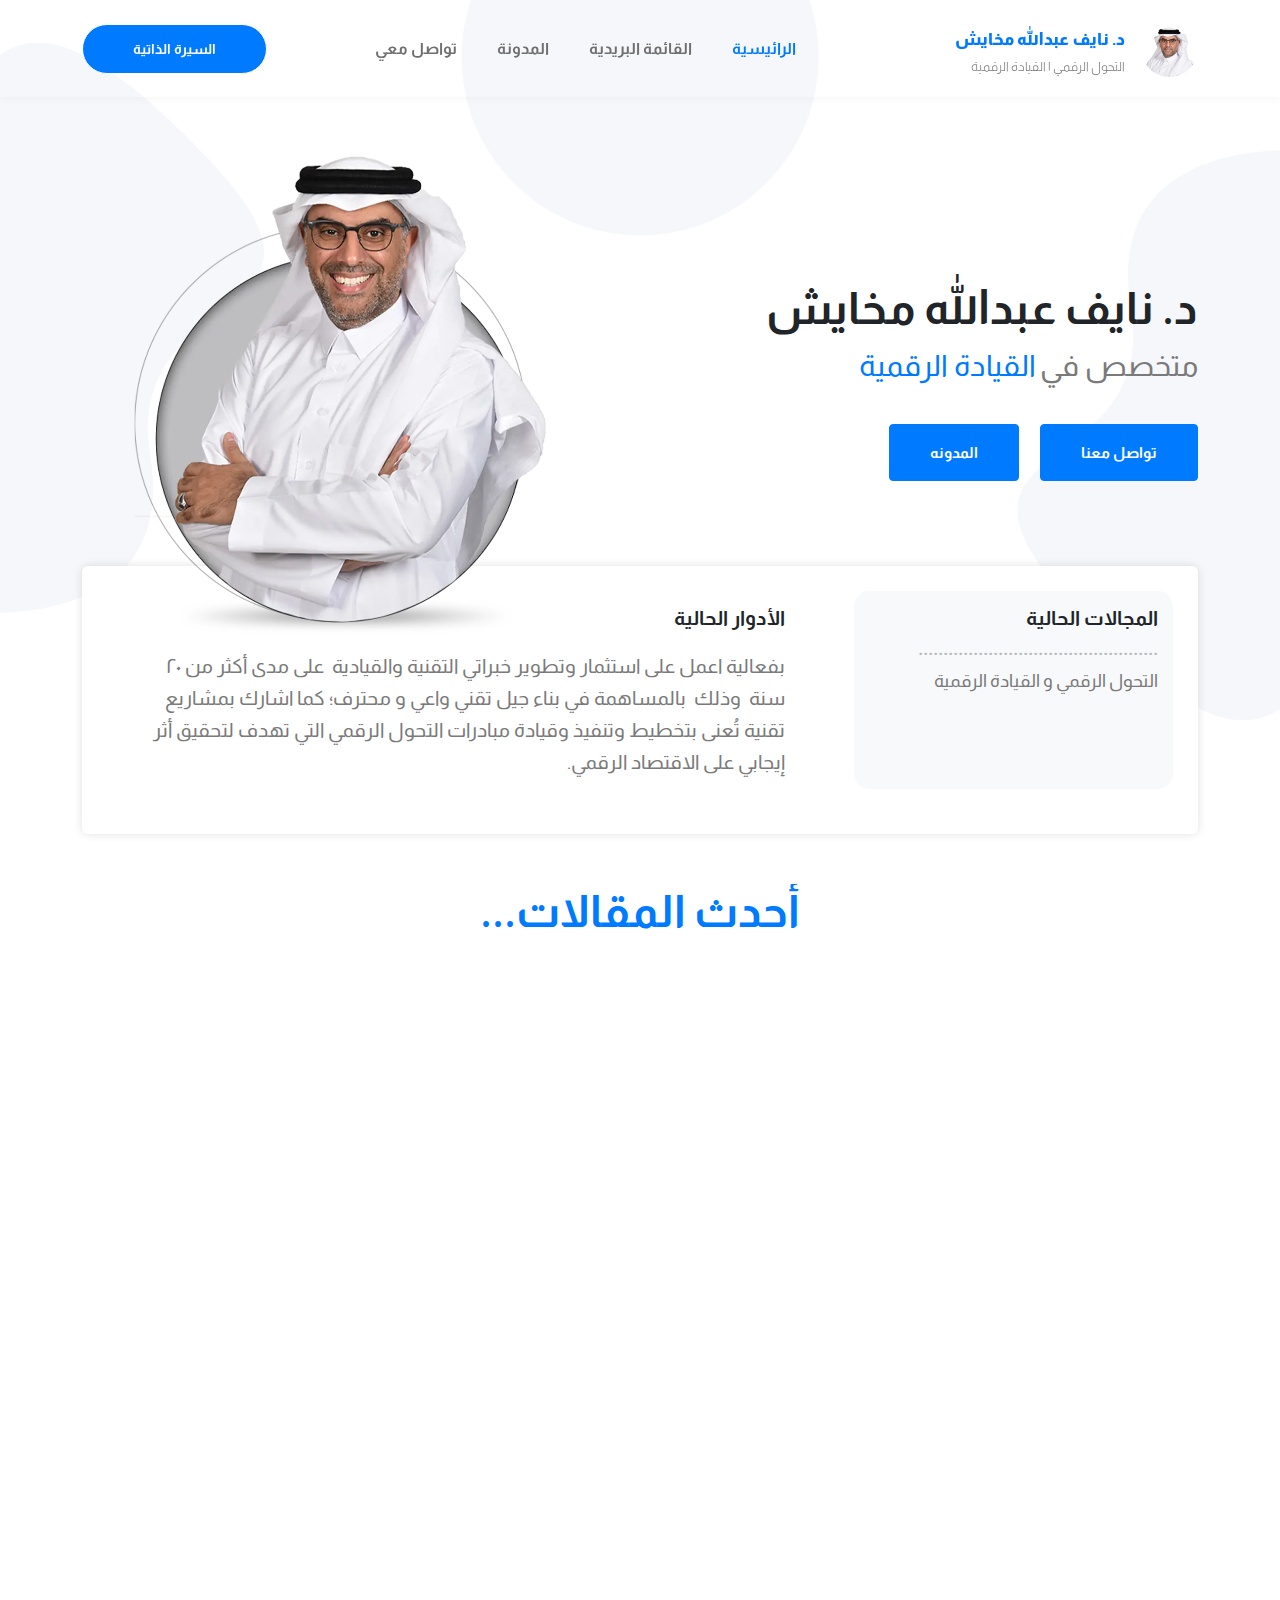
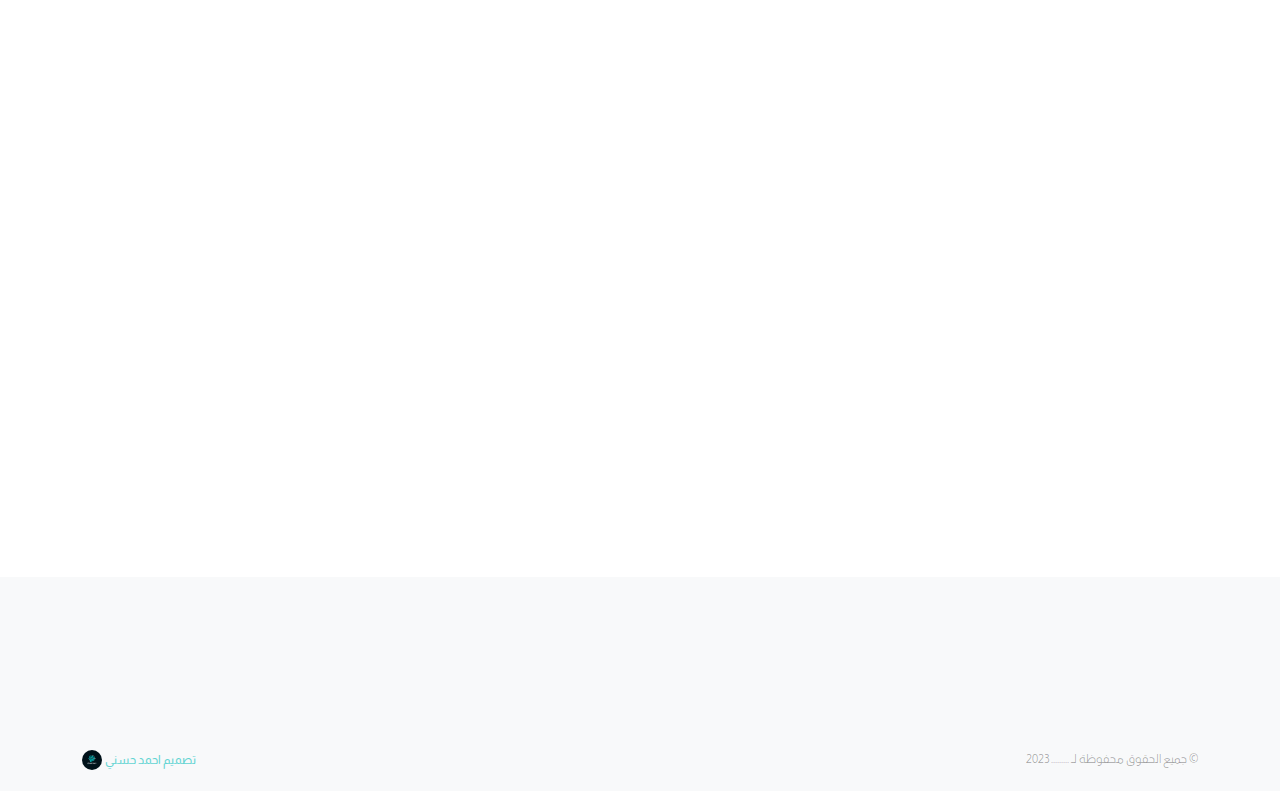
<file: index.html>
<!DOCTYPE html>
<html lang="ar" dir="rtl">
<head>
    <meta charset="UTF-8">
    <meta http-equiv="X-UA-Compatible" content="IE=edge">
    <meta name="viewport" content="width=device-width, initial-scale=1.0">
    <title>Bondi</title>
    <!-- Bootstrap -->
    <link rel="stylesheet" href="css/bootstrap.min.css">
    <!-- fontawesome -->
    <link rel="stylesheet" href="css/all.min.css">
    <link href='https://unpkg.com/boxicons@2.1.4/css/boxicons.min.css' rel='stylesheet'>

    <!-- Main File -->
    <link rel="stylesheet" href="css/bondi.css">
    <!-- Google Font -->
    <link rel="preconnect" href="https://fonts.googleapis.com">
    <link rel="preconnect" href="https://fonts.gstatic.com" crossorigin>
    <link href="https://fonts.googleapis.com/css2?family=Almarai:wght@300;400;700;800&display=swap" rel="stylesheet">
</head>
<body>
    <header class="header-mobile border-shadow-style">
        <div class="container">
            <div class="logo-contant">
                <div class="img-logo-box" >
                    <img src="image/dr-logo-img.jpg" alt="" >
                </div>
                <div class="logo-text">
                    <h2>د. نايف عبدالله مخايش</h2>
                    <p>التحول الرقمي | القيادة الرقمية | التقنية</p>
                </div>
            </div>
            <div class="header-contant">
                <ul class="navlist">
                    <li><a href="index.html" style="--i:1">الرائيسية</a></li>
                    <li><a href="#about" style="--i:2">القائمة البريدية</a></li>
                    <li><a href="blog.html" style="--i:3">المدونة</a></li>
                    <li><a href="#skills" style="--i:4">تواصل معي</a></li>
                </ul>
                <div class="btn-nav">
                    <div id="menu-icon" class="bx bx-menu"></div>
                </div>
                <div class="cv-btn">
                    <a class="cus-btn" href="cv-page.html">السيرة الذاتية</a>
                </div>
            </div>
        </div>
    </header>

    <header class="header-web border-shadow-style">
        <div class="container">
            <div class="header-contant">
                <div class="logo-contant">
                    <div class="img-logo-box" >
                        <img src="image/dr-logo-img.jpg" alt="" >
                    </div>
                    <div class="logo-text">
                        <h2>د. نايف عبدالله مخايش</h2>
                        <p>التحول الرقمي | القيادة الرقمية</p>
                    </div>
                </div>
                <ul class="navlist">
                    <li id="home-link" ><a href="index.html" >الرائيسية</a></li>
                    <li id="about-link"><a href="#about" >القائمة البريدية</a></li>
                    <li id="blog-link" ><a href="blog.html" >المدونة</a></li>
                    <li id="contact-link"><a href="#skills" >تواصل معي</a></li>
                </ul>
                <div class="btn-nav">
                    <div id="menu-icon" class="bx bx-menu"></div>
                </div>
                <div class="cv-btn">
                    <a href="cv-page.html" class="cus-btn">السيرة الذاتية</a>
                </div>
            </div>
            
        </div>
    </header>

    

    <!-- Start Home -------------------------------------------------->
    <section id="home" class="home">
        <div class="container">
            <div class="row align-items-center ">
                <div class="col-sm-12 col-md-6">
                    <div class="text-home-content scroll-right">
                        <h2>د. نايف عبدالله مخايش</h2>
                        <div class="change-text">
                            <h3>متخصص في </h3>
                            <h3>
                                <span class="word">التحول الرقمي</span>
                                <span class="word">القيادة الرقمية</span>
                                <span class="word"> التقنية القيادة</span>
                            </h3>
                        </div>
                        <div class="contact-me-home">
                            <a href="#" class="cus-btn contact-me"><span>تواصل معنا</span></a>
                            <a href="#" class="cus-btn blog">المدونه</a>
                        </div>
                    </div>
                </div>
                <div class="col-sm-12 col-md-6">
                    <div class="image-contant scroll-scale">
                        <img src="image/dr-img.webp" alt="">
                    </div>
                </div>
                <div class="col-12">
                    <div class="footer-text-home ">
                        <div class="row">
                            <div class="col-sm-12 col-md-4">
                                <div class="current-fields scroll-scale">
                                    <h2>المجالات الحالية</h2>
                                    <p>التحول الرقمي و القيادة الرقمية</p>
                                </div>
                            </div>
                            <div class="col-sm-12 col-md-8">
                                <div class="current-roles scroll-scale">
                                    <h1>الأدوار الحالية</h1>
                                    <h5>بفعالية اعمل على استثمار وتطوير خبراتي التقنية والقيادية&nbsp; على مدى أكثر من ٢٠ سنة&nbsp; وذلك&nbsp; بالمساهمة في بناء جيل تقني واعي و محترف؛ كما اشارك بمشاريع تقنية تُعنى بتخطيط&nbsp;وتنفيذ وقيادة مبادرات التحول الرقمي التي تهدف لتحقيق أثر إيجابي على الاقتصاد الرقمي.</h5>
                                </div>
                            </div>
                        </div>
                    </div>
                </div>
            </div>
        </div>
    </section>
    <!-- End Home -------------------------------------------------->
    <!-- Start Latest Articles -------------------------------------------------->
    <section id="latest-articles" class="latest-articles">
        <div class="main-heaser">
            <h2>أحدث المقالات...</h2>
        </div>
        <div class="container">
            <div class="row">
                <div class="col-xs-12 col-md-6 col-lg-4 mb-4">
                    <div class="box-article scroll-scale ">
                        <a class="image-content" href="#">
                            <div class="img-box">
                                <img src="image/pic1.png" alt="">
                            </div>
                        </a>
                        <div class="text-box-article">
                            <h3 class="article-title">
                                <a href="#">
                                    مهام الأسبوع الأول كمسؤول تقنية معلومات جديد
                                </a>
                            </h3>
                            <p class="article-description">
                                تقنيةالمعلومات تعد من أهم الإدارات في أي منظمة مهما كان نشاط تلك المنظمة. هذه الإدارة بإمكانها الإسهام وبشكل فعّال في تحقيق نتائج استثنائية للمنظمة والعكس
                            </p>
                            <a class="read-more-btn" href="#">
                                اقرأ المزيد »
                            </a>
                        </div>
                        <div class="data-comment-article">
                            <span class="data"> 13 مارس، 2023 </span>
                            <span class="data"> .لا يوجد تعليقات </span>
                        </div>
                    </div>
                </div>
                <div class="col-xs-12 col-md-6 col-lg-4 mb-4">
                    <div class="box-article scroll-scale">
                        <a class="image-content" href="#">
                            <div class="img-box">
                                <img src="image/pic0.jpeg" alt="">
                            </div>
                        </a>
                        <div class="text-box-article">
                            <h3 class="article-title">
                                <a href="#">
                                    مهام الأسبوع الأول كمسؤول تقنية معلومات جديد
                                </a>
                            </h3>
                            <p class="article-description">
                                تقنيةالمعلومات تعد من أهم الإدارات في أي منظمة مهما كان نشاط تلك المنظمة. هذه الإدارة بإمكانها الإسهام وبشكل فعّال في تحقيق نتائج استثنائية للمنظمة والعكس
                            </p>
                            <a class="read-more-btn" href="#">
                                اقرأ المزيد »
                            </a>
                        </div>
                        <div class="data-comment-article">
                            <span class="data"> 13 مارس، 2023 </span>
                            <span class="data"> .لا يوجد تعليقات </span>
                        </div>
                    </div>
                </div>
                <div class="col-xs-12 col-md-6 col-lg-4 mb-4">
                    <div class="box-article scroll-scale">
                        <a class="image-content" href="#">
                            <div class="img-box">
                                <img src="image/pic-5.jpeg" alt="">
                            </div>
                        </a>
                        <div class="text-box-article">
                            <h3 class="article-title">
                                <a href="#">
                                    مهام الأسبوع الأول كمسؤول تقنية معلومات جديد
                                </a>
                            </h3>
                            <p class="article-description">
                                تقنيةالمعلومات تعد من أهم الإدارات في أي منظمة مهما كان نشاط تلك المنظمة. هذه الإدارة بإمكانها الإسهام وبشكل فعّال في تحقيق نتائج استثنائية للمنظمة والعكس
                            </p>
                            <a class="read-more-btn" href="#">
                                اقرأ المزيد »
                            </a>
                        </div>
                        <div class="data-comment-article">
                            <span class="data"> 13 مارس، 2023 </span>
                            <span class="data"> .لا يوجد تعليقات </span>
                        </div>
                    </div>
                </div>
                <div class="col-xs-12 col-md-6 col-lg-4 mb-4">
                    <div class="box-article scroll-scale">
                        <a class="image-content" href="#">
                            <div class="img-box">
                                <img src="image/pic1.jpeg" alt="">
                            </div>
                        </a>
                        <div class="text-box-article">
                            <h3 class="article-title">
                                <a href="#">
                                    مهام الأسبوع الأول كمسؤول تقنية معلومات جديد
                                </a>
                            </h3>
                            <p class="article-description">
                                تقنيةالمعلومات تعد من أهم الإدارات في أي منظمة مهما كان نشاط تلك المنظمة. هذه الإدارة بإمكانها الإسهام وبشكل فعّال في تحقيق نتائج استثنائية للمنظمة والعكس
                            </p>
                            <a class="read-more-btn" href="#">
                                اقرأ المزيد »
                            </a>
                        </div>
                        <div class="data-comment-article">
                            <span class="data"> 13 مارس، 2023 </span>
                            <span class="data"> .لا يوجد تعليقات </span>
                        </div>
                    </div>
                </div>
                <div class="col-xs-12 col-md-6 col-lg-4 mb-4">
                    <div class="box-article scroll-scale">
                        <a class="image-content" href="#">
                            <div class="img-box">
                                <img src="image/pic-6webp.webp" alt="">
                            </div>
                        </a>
                        <div class="text-box-article">
                            <h3 class="article-title">
                                <a href="#">
                                    مهام الأسبوع الأول كمسؤول تقنية معلومات جديد
                                </a>
                            </h3>
                            <p class="article-description">
                                تقنيةالمعلومات تعد من أهم الإدارات في أي منظمة مهما كان نشاط تلك المنظمة. هذه الإدارة بإمكانها الإسهام وبشكل فعّال في تحقيق نتائج استثنائية للمنظمة والعكس
                            </p>
                            <a class="read-more-btn" href="#">
                                اقرأ المزيد »
                            </a>
                        </div>
                        <div class="data-comment-article">
                            <span class="data"> 13 مارس، 2023 </span>
                            <span class="data"> .لا يوجد تعليقات </span>
                        </div>
                    </div>
                </div>
                <div class="col-xs-12 col-md-6 col-lg-4 mb-4">
                    <div class="box-article scroll-scale">
                        <a class="image-content" href="#">
                            <div class="img-box">
                                <img src="image/p9.webp" alt="">
                            </div>
                        </a>
                        <div class="text-box-article">
                            <h3 class="article-title">
                                <a href="#">
                                    مهام الأسبوع الأول كمسؤول تقنية معلومات جديد
                                </a>
                            </h3>
                            <p class="article-description">
                                تقنيةالمعلومات تعد من أهم الإدارات في أي منظمة مهما كان نشاط تلك المنظمة. هذه الإدارة بإمكانها الإسهام وبشكل فعّال في تحقيق نتائج استثنائية للمنظمة والعكس
                            </p>
                            <a class="read-more-btn" href="#">
                                اقرأ المزيد »
                            </a>
                        </div>
                        <div class="data-comment-article">
                            <span class="data"> 13 مارس، 2023 </span>
                            <span class="data"> .لا يوجد تعليقات </span>
                        </div>
                    </div>
                </div>
                <div class="col-12">
                    <div class="more-articles-btn scroll-right">
                        <a href="" class="cus-btn">
                            <span>المزيد من المقالات</span>
                        </a>
                    </div>
                </div>
            </div>
        </div>
    </section>
    <!-- End Latest Articles -------------------------------------------------->
    <footer id="footer" class="footer">
        <div class="container">
            <div class="row">
                <div class="col-xs-12 col-md-7">
                    <div class="footer-text scroll-left">
                        <span><i aria-hidden="true" class="far fa-newspaper"></i></span>
                        <h2>ابق على اطلاع من خلال الاشتراك في نشرتنا البريدية</h2>
                    </div>
                </div>
                <div class="col-xs-12 col-md-5">
                    <div class="form-fields scroll-right">
                        <input type="text" placeholder="البريد الالكتروني">
                        <button class="cus-btn">اشتراك</button>
                    </div>
                </div>
                <div class="col-12">
                    <div class="social-icon-footer scroll-scale">
                        <a href="">
                            <span><i class="fab fa-youtube"></i></span>
                        </a>
                        <a href="">
                            <span><i class="fab fa-instagram"></i></span>
                        </a>
                        <a href="">
                            <span><i class="fab fa-linkedin"></i></span>
                        </a>
                        <a href="">
                            <span><i class="fab fa-twitter"></i></span>
                        </a>
                    </div>
                </div>
                <div class="col-12">
                    <div class="copy-right-contant d-flex align-items-center justify-content-between">
                        <span class="copy-right">© جميع الحقوق محفوظة لـ ......... 2023</span>
                        <a href="https://ahmed-hosn.github.io/" class="designer-logo">
                            <span>تصميم احمد حسني</span>
                            <img src="image/my-logo.png" alt="lofo-img">
                        </a>
                    </div>
                </div>
            </div>
        </div>
    </footer>

    <script src="js/bootstrap.bundle.min.js"></script>
    <script src="js/all.min.js"></script>
    <script src="js/main.js"></script>
</body>
</html>
</file>
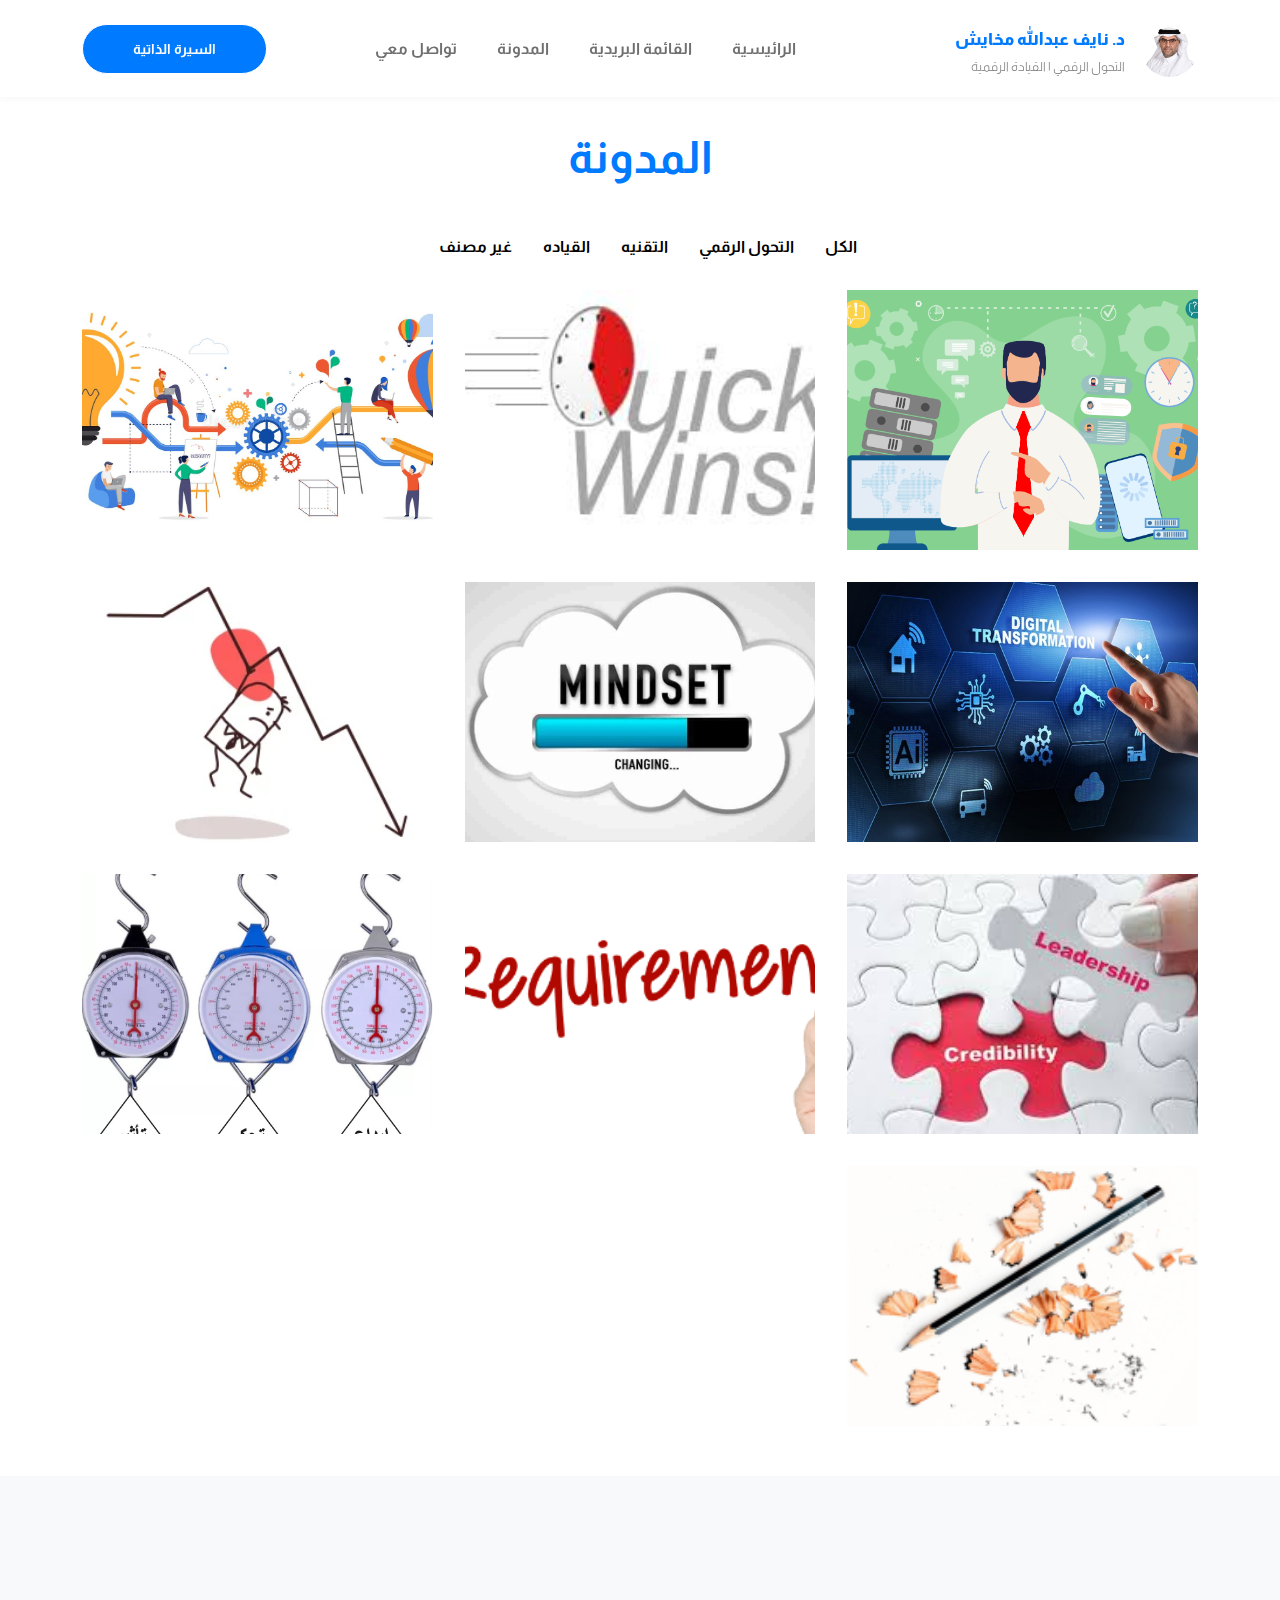
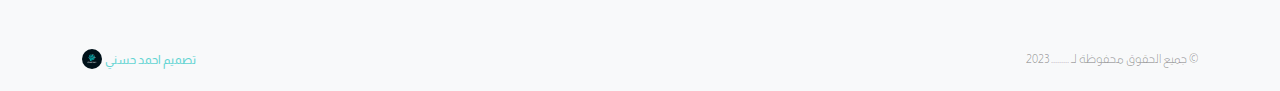
<file: blog.html>
<!DOCTYPE html>
<html lang="ar" dir="rtl">
<head>
    <meta charset="UTF-8">
    <meta http-equiv="X-UA-Compatible" content="IE=edge">
    <meta name="viewport" content="width=device-width, initial-scale=1.0">
    <title>Bondi</title>
    <!-- Bootstrap -->
    <link rel="stylesheet" href="css/bootstrap.min.css">
    <!-- fontawesome -->
    <link rel="stylesheet" href="css/all.min.css">
    <link href='https://unpkg.com/boxicons@2.1.4/css/boxicons.min.css' rel='stylesheet'>

    <!-- Main File -->
    <link rel="stylesheet" href="css/bondi.css">
    <!-- Google Font -->
    <link rel="preconnect" href="https://fonts.googleapis.com">
    <link rel="preconnect" href="https://fonts.gstatic.com" crossorigin>
    <link href="https://fonts.googleapis.com/css2?family=Almarai:wght@300;400;700;800&display=swap" rel="stylesheet">
</head>
<body>
    <header class="header-mobile border-shadow-style">
        <div class="container">
            <div class="logo-contant">
                <div class="img-logo-box" >
                    <img src="image/dr-logo-img.jpg" alt="" >
                </div>
                <div class="logo-text">
                    <h2>د. نايف عبدالله مخايش</h2>
                    <p>التحول الرقمي | القيادة الرقمية | التقنية</p>
                </div>
            </div>
            <div class="header-contant">
                <ul class="navlist">
                    <li><a href="index.html" style="--i:1">الرائيسية</a></li>
                    <li><a href="#about" style="--i:2">القائمة البريدية</a></li>
                    <li><a href="blog.html" style="--i:3">المدونة</a></li>
                    <li><a href="contact.html" style="--i:4">تواصل معي</a></li>
                </ul>
                <div class="btn-nav">
                    <div id="menu-icon" class="bx bx-menu"></div>
                </div>
                <div class="cv-btn">
                    <a class="cus-btn" href="cv-page.html">السيرة الذاتية</a>
                </div>
            </div>
        </div>
    </header>

    <header class="header-web border-shadow-style">
        <div class="container">
            <div class="header-contant">
                <div class="logo-contant">
                    <div class="img-logo-box" >
                        <img src="image/dr-logo-img.jpg" alt="" >
                    </div>
                    <div class="logo-text">
                        <h2>د. نايف عبدالله مخايش</h2>
                        <p>التحول الرقمي | القيادة الرقمية</p>
                    </div>
                </div>
                <ul class="navlist">
                    <li><a href="index.html" style="--i:1">الرائيسية</a></li>
                    <li><a href="#about" style="--i:2">القائمة البريدية</a></li>
                    <li><a href="blog.html" style="--i:3">المدونة</a></li>
                    <li><a href="contact.html" style="--i:4">تواصل معي</a></li>
                </ul>
                <div class="btn-nav">
                    <div id="menu-icon" class="bx bx-menu"></div>
                </div>
                <div class="cv-btn">
                    <a href="cv-page.html" class="cus-btn">السيرة الذاتية</a>
                </div>
            </div>
            
        </div>
    </header>

    <!-- <section id="blog-section" class="blog-section">
        <div class="main-heaser">
            <h2>المدونة</h2>
        </div>
        <div class="container">
            <div class="row">
                <div class="col-12">
                    <div class="fillter-buttons scroll-scale">
                        <button class="btn-fillter" data-filter="all">الكل</button>
                        <button class="btn-fillter" data-filter=".digital-conversion">التحول الرقمي</button>
                        <button class="btn-fillter" data-filter=".technology">التقنيه</button>
                        <button class="btn-fillter" data-filter=".leadership">القياده</button>
                        <button class="btn-fillter" data-filter=".unclassified">غير مصنف</button>
                    </div>
                </div>
                <div class="col-12">
                    <div class="blog-content mt-3">
                        <div class="row">
                            <div class="col-xs-12 col-md-6 col-lg-4">
                                <a href="#">
                                    <div class="box mix digital-conversion mb-4 scroll-scale">
                                        <div class="image-box">
                                            <img src="image/pic1.png" alt="">
                                        </div>
                                        <div class="item-overlay">
                                            <h3>مهام الأسبوع الأول كمسؤول تقنية معلومات جديد</h3>
                                        </div>
                                    </div>
                                </a>
                            </div>
                            <div class="col-xs-12 col-md-6 col-lg-4">
                                <a href="#">
                                    <div class="box mix digital-conversion mb-4 scroll-scale">
                                        <div class="image-box">
                                            <img src="image/pic0.jpeg" alt="">
                                        </div>
                                        <div class="item-overlay">
                                            <h3>مكاسب سريعة ولكن … !!</h3>
                                        </div>
                                    </div>
                                </a>
                            </div>
                            <div class="col-xs-12 col-md-6 col-lg-4">
                                <a href="#">
                                    <div class="box mix digital-conversion mb-4 scroll-scale">
                                        <div class="image-box">
                                            <img src="image/pic-5.jpeg" alt="">
                                        </div>
                                        <div class="item-overlay">
                                            <h3>كيف احافظ على مستوى التحفيز الذاتي لفريق التحول الرقمي ؟</h3>
                                        </div>
                                    </div>
                                </a>
                            </div>
                            <div class="col-xs-12 col-md-6 col-lg-4">
                                <a href="#">
                                    <div class="box mix digital-conversion mb-4 scroll-scale">
                                        <div class="image-box">
                                            <img src="image/pic1.jpeg" alt="">
                                        </div>
                                        <div class="item-overlay">
                                            <h3>ركائز مشاريع التحول الرقمي </h3>
                                        </div>
                                    </div>
                                </a>
                            </div>
                            <div class="col-xs-12 col-md-6 col-lg-4">
                                <a href="#">
                                    <div class="box mix mb-4 scroll-scale">
                                        <div class="image-box">
                                            <img src="image/pic-6webp.webp" alt="">
                                        </div>
                                        <div class="item-overlay">
                                            <h3>العقليه والسلوك </h3>
                                        </div>
                                    </div>
                                </a>
                            </div>
                            <div class="col-xs-12 col-md-6 col-lg-4">
                                <a href="#">
                                    <div class="box mix mb-4 scroll-scale">
                                        <div class="image-box">
                                            <img src="image/p9.webp" alt="">
                                        </div>
                                        <div class="item-overlay">
                                            <h3>العقليه والسلوك </h3>
                                        </div>
                                    </div>
                                </a>
                            </div>
                            <div class="col-xs-12 col-md-6 col-lg-4">
                                <a href="#">
                                    <div class="box mix mb-4 scroll-scale">
                                        <div class="image-box">
                                            <img src="image/pic7.jpeg" alt="">
                                        </div>
                                        <div class="item-overlay">
                                            <h3>العقليه والسلوك </h3>
                                        </div>
                                    </div>
                                </a>
                            </div>
                            <div class="col-xs-12 col-md-6 col-lg-4">
                                <a href="#">
                                    <div class="box mix digital-conversion mb-4 scroll-scale">
                                        <div class="image-box">
                                            <img src="image/pic8.png" alt="">
                                        </div>
                                        <div class="item-overlay">
                                            <h3>العقليه والسلوك </h3>
                                        </div>
                                    </div>
                                </a>
                            </div>
                            <div class="col-xs-12 col-md-6 col-lg-4">
                                <a href="#">
                                    <div class="box  mb-4 scroll-scale">
                                        <div class="image-box">
                                            <img src="image/pic12.jpg" alt="">
                                        </div>
                                        <div class="item-overlay">
                                            <h3>العقليه والسلوك </h3>
                                        </div>
                                    </div>
                                </a>
                            </div>
                            <div class="col-xs-12 col-md-6 col-lg-4">
                                <a href="#">
                                    <div class="box mix digital-conversion mb-4 scroll-scale">
                                        <div class="image-box">
                                            <img src="image/pic13.png" alt="">
                                        </div>
                                        <div class="item-overlay">
                                            <h3>العقليه والسلوك </h3>
                                        </div>
                                    </div>
                                </a>
                            </div>
                        </div>
                    </div>
                </div>
            </div>
        </div>
    </section> -->
    <section id="blog-section" class="blog-section">
        <div class="main-heaser">
            <h2>المدونة</h2>
        </div>
        <div class="container">
            <div class="fillter-buttons scroll-scale">
                <button class="btn-fillter" data-filter="all">الكل</button>
                <button class="btn-fillter" data-filter=".digital-conversion">التحول الرقمي</button>
                <button class="btn-fillter" data-filter=".technology">التقنيه</button>
                <button class="btn-fillter" data-filter=".leadership">القياده</button>
                <button class="btn-fillter" data-filter=".unclassified">غير مصنف</button>
            </div>

            <div class="blog-content mt-3">
                <div class="box mix digital-conversion technology">
                    <a href="#">
                        <div class="image-box">
                            <img src="image/pic1.png" alt="">
                        </div>
                        <div class="item-overlay">
                            <h3>مهام الأسبوع الأول كمسؤول تقنية معلومات جديد</h3>
                        </div>
                    </a>
                </div>

                <div class="box mix leadership">
                    <a href="#">
                        <div class="image-box">
                            <img src="image/pic0.jpeg" alt="">
                        </div>
                        <div class="item-overlay">
                            <h3>مكاسب سريعة ولكن … !!</h3>
                        </div>
                    </a>
                </div>

                <div class="box mix digital-conversion technology leadership">
                    <a href="#">
                        <div class="image-box">
                            <img src="image/pic-5.jpeg" alt="">
                        </div>
                        <div class="item-overlay">
                            <h3>كيف احافظ على مستوى التحفيز الذاتي لفريق التحول الرقمي ؟</h3>
                        </div>
                    </a>
                </div>

                <div class="box mix digital-conversion ">
                        <a href="#">
                            <div class="image-box">
                                <img src="image/pic1.jpeg" alt="">
                            </div>
                            <div class="item-overlay">
                                <h3>ركائز مشاريع التحول الرقمي </h3>
                            </div>
                        </a>
                    </div>

                    <div class="box mix technology leadership">
                        <a href="#">
                            <div class="image-box">
                                <img src="image/pic-6webp.webp" alt="">
                            </div>
                            <div class="item-overlay">
                                <h3>العقليه والسلوك </h3>
                            </div>
                        </a>
                    </div>

                    <div class="box mix leadership unclassified technology">
                        <a href="#">
                        <div class="image-box">
                            <img src="image/p9.webp" alt="">
                        </div>
                        <div class="item-overlay">
                            <h3>العقليه والسلوك </h3>
                        </div>
                    </a>
                    </div>

                    <div class="box mix leadership unclassified technology">
                        <a href="#">
                        <div class="image-box">
                            <img src="image/pic7.jpeg" alt="">
                        </div>
                        <div class="item-overlay">
                            <h3>العقليه والسلوك </h3>
                        </div>
                    </a>
                    </div>

                    <div class="box mix digital-conversion ">
                        <a href="#">
                            <div class="image-box">
                                <img src="image/pic8.png" alt="">
                            </div>
                            <div class="item-overlay">
                                <h3>العقليه والسلوك </h3>
                            </div>
                        </a>
                    </div>

                    <div class="box mix unclassified">
                        <a href="#">
                            <div class="image-box">
                                <img src="image/pic12.jpg" alt="">
                            </div>
                            <div class="item-overlay">
                                <h3>العقليه والسلوك </h3>
                            </div>
                        </a>
                    </div>

                    <div class="box mix digital-conversion technology leadership">
                        <a href="#">
                        <div class="image-box">
                            <img src="image/pic13.png" alt="">
                        </div>
                        <div class="item-overlay">
                            <h3>العقليه والسلوك </h3>
                        </div>
                    </a>
                    </div>
            </div>
        </div>
    </section>
    <footer id="footer" class="footer">
        <div class="container">
            <div class="row">
                <div class="col-xs-12 col-md-7">
                    <div class="footer-text scroll-left">
                        <span><i aria-hidden="true" class="far fa-newspaper"></i></span>
                        <h2>ابق على اطلاع من خلال الاشتراك في نشرتنا البريدية</h2>
                    </div>
                </div>
                <div class="col-xs-12 col-md-5">
                    <div class="form-fields scroll-right">
                        <input type="text" placeholder="البريد الالكتروني">
                        <button class="cus-btn">اشتراك</button>
                    </div>
                </div>
                <div class="col-12">
                    <div class="social-icon-footer scroll-scale">
                        <a href="">
                            <span><i class="fab fa-youtube"></i></span>
                        </a>
                        <a href="">
                            <span><i class="fab fa-instagram"></i></span>
                        </a>
                        <a href="">
                            <span><i class="fab fa-linkedin"></i></span>
                        </a>
                        <a href="">
                            <span><i class="fab fa-twitter"></i></span>
                        </a>
                    </div>
                </div>
                <div class="col-12">
                    <div class="copy-right-contant d-flex align-items-center justify-content-between">
                        <span class="copy-right">© جميع الحقوق محفوظة لـ ......... 2023</span>
                        <a href="https://ahmed-hosn.github.io/" class="designer-logo">
                            <span>تصميم احمد حسني</span>
                            <img src="image/my-logo.png" alt="lofo-img">
                        </a>
                    </div>
                </div>
            </div>
        </div>
    </footer>

    <script src="js/bootstrap.bundle.min.js"></script>
    <script src="js/all.min.js"></script>
    <script src="./js/mixitup.min.js"></script>
    <script src="js/animation.js"></script>
</body>
</html>
</file>
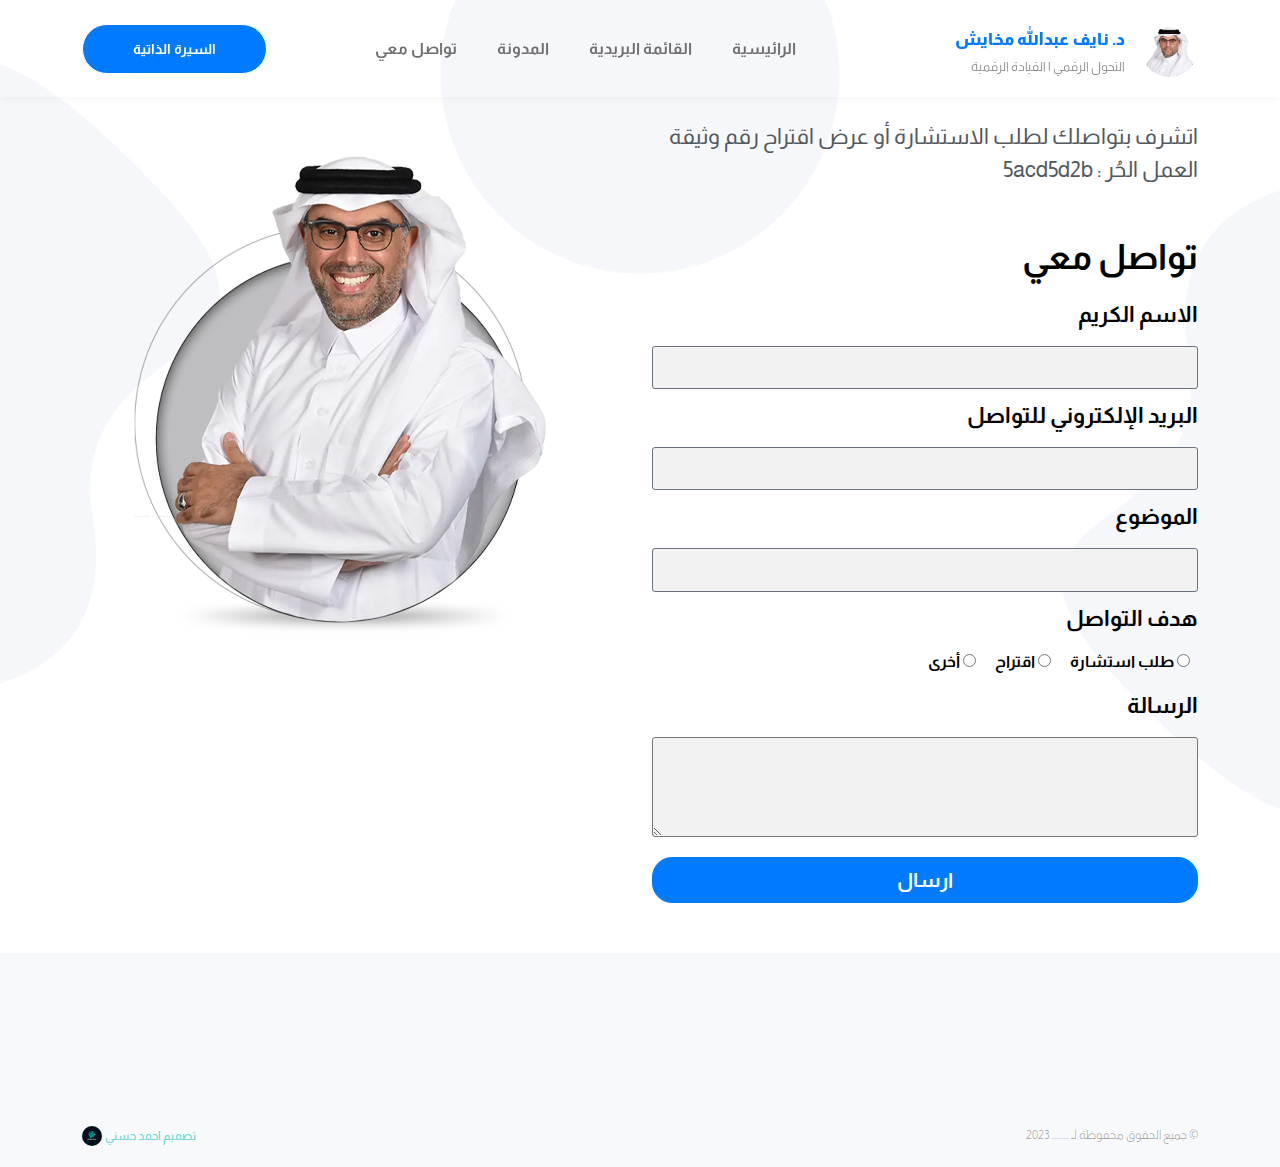
<file: contact.html>
<!DOCTYPE html>
<html lang="ar" dir="rtl">
<head>
    <meta charset="UTF-8">
    <meta http-equiv="X-UA-Compatible" content="IE=edge">
    <meta name="viewport" content="width=device-width, initial-scale=1.0">
    <title>Bondi</title>
    <!-- Bootstrap -->
    <link rel="stylesheet" href="css/bootstrap.min.css">
    <!-- fontawesome -->
    <link rel="stylesheet" href="css/all.min.css">
    <link href='https://unpkg.com/boxicons@2.1.4/css/boxicons.min.css' rel='stylesheet'>

    <!-- Main File -->
    <link rel="stylesheet" href="css/bondi.css">
    <!-- Google Font -->
    <link rel="preconnect" href="https://fonts.googleapis.com">
    <link rel="preconnect" href="https://fonts.gstatic.com" crossorigin>
    <link href="https://fonts.googleapis.com/css2?family=Almarai:wght@300;400;700;800&display=swap" rel="stylesheet">
</head>
<body>
    <header class="header-mobile border-shadow-style">
        <div class="container">
            <div class="logo-contant">
                <div class="img-logo-box" >
                    <img src="image/dr-logo-img.jpg" alt="" >
                </div>
                <div class="logo-text">
                    <h2>د. نايف عبدالله مخايش</h2>
                    <p>التحول الرقمي | القيادة الرقمية | التقنية</p>
                </div>
            </div>
            <div class="header-contant">
                <ul class="navlist">
                    <li><a href="index.html" style="--i:1">الرائيسية</a></li>
                    <li><a href="#about" style="--i:2">القائمة البريدية</a></li>
                    <li><a href="blog.html" style="--i:3">المدونة</a></li>
                    <li><a href="contact.html" style="--i:4">تواصل معي</a></li>
                </ul>
                <div class="btn-nav">
                    <div id="menu-icon" class="bx bx-menu"></div>
                </div>
                <div class="cv-btn">
                    <a class="cus-btn" href="cv-page.html">السيرة الذاتية</a>
                </div>
            </div>
        </div>
    </header>

    <header class="header-web border-shadow-style">
        <div class="container">
            <div class="header-contant">
                <div class="logo-contant">
                    <div class="img-logo-box" >
                        <img src="image/dr-logo-img.jpg" alt="" >
                    </div>
                    <div class="logo-text">
                        <h2>د. نايف عبدالله مخايش</h2>
                        <p>التحول الرقمي | القيادة الرقمية</p>
                    </div>
                </div>
                <ul class="navlist">
                    <li id="home-link" ><a href="index.html" >الرائيسية</a></li>
                    <li id="about-link"><a href="#about" >القائمة البريدية</a></li>
                    <li id="blog-link"><a  href="blog.html" >المدونة</a></li>
                    <li id="contact-link"><a  href="contact.html" >تواصل معي</a></li>
                </ul>
                <div class="btn-nav">
                    <div id="menu-icon" class="bx bx-menu"></div>
                </div>
                <div class="cv-btn">
                    <a href="cv-page.html" class="cus-btn">السيرة الذاتية</a>
                </div>
            </div>
        </div>
    </header>

    <section id="contact-me" class="contact-me">
        <div class="container">
            <div class="row">
                <div class="col-xs-12 col-md-6">
                    <div class="form-content scroll-right">
                        <p>اتشرف بتواصلك لطلب الاستشارة أو عرض اقتراح
                            رقم وثيقة العمل الحُر : 5acd5d2b
                        </p>
                        <h2>تواصل معي</h2>
                        <div class="form-box">
                            <form action="">
                                <label for="">الاسم الكريم</label>
                                <input type="text">
                                <label for="">البريد الإلكتروني للتواصل</label>
                                <input type="email">
                                <label for="">الموضوع</label>
                                <input type="text">
                                <label for="">هدف التواصل</label>
                                <div class="chick-box">
                                    <span><input type="radio"> <label for="">طلب استشارة</label></span>
                                    <span><input type="radio"> <label for="">اقتراح</label></span>
                                    <span><input type="radio"> <label for="">أخرى</label></span>
                                </div>
                                <label for="">الرسالة</label>
                                <textarea name="" id="" cols="30" rows="10"></textarea>
                                <button type="submit" class="cus-btn">ارسال</button>
                            </form>
                        </div>
                    </div>
                </div>
                <div class="col-xs-12 col-md-6">
                    <div class="image-box-contant scroll-scale">
                        <img src="image/dr-img.webp" alt="">
                    </div>
                </div>
            </div>
        </div>
    </section>

    <footer id="footer" class="footer">
        <div class="container">
            <div class="row">
                <div class="col-xs-12 col-md-7">
                    <div class="footer-text scroll-left">
                        <span><i aria-hidden="true" class="far fa-newspaper"></i></span>
                        <h2>ابق على اطلاع من خلال الاشتراك في نشرتنا البريدية</h2>
                    </div>
                </div>
                <div class="col-xs-12 col-md-5">
                    <div class="form-fields scroll-right">
                        <input type="text" placeholder="البريد الالكتروني">
                        <button class="cus-btn">اشتراك</button>
                    </div>
                </div>
                <div class="col-12">
                    <div class="social-icon-footer scroll-scale">
                        <a href="">
                            <span><i class="fab fa-youtube"></i></span>
                        </a>
                        <a href="">
                            <span><i class="fab fa-instagram"></i></span>
                        </a>
                        <a href="">
                            <span><i class="fab fa-linkedin"></i></span>
                        </a>
                        <a href="">
                            <span><i class="fab fa-twitter"></i></span>
                        </a>
                    </div>
                </div>
                <div class="col-12">
                    <div class="copy-right-contant d-flex align-items-center justify-content-between">
                        <span class="copy-right">© جميع الحقوق محفوظة لـ ......... 2023</span>
                        <a href="https://ahmed-hosn.github.io/" class="designer-logo">
                            <span>تصميم احمد حسني</span>
                            <img src="image/my-logo.png" alt="lofo-img">
                        </a>
                    </div>
                </div>
            </div>
        </div>
    </footer>
    <script src="js/bootstrap.bundle.min.js"></script>
    <script src="js/all.min.js"></script>
    <script src="js/animation.js"></script>
</body>
</html>
</file>
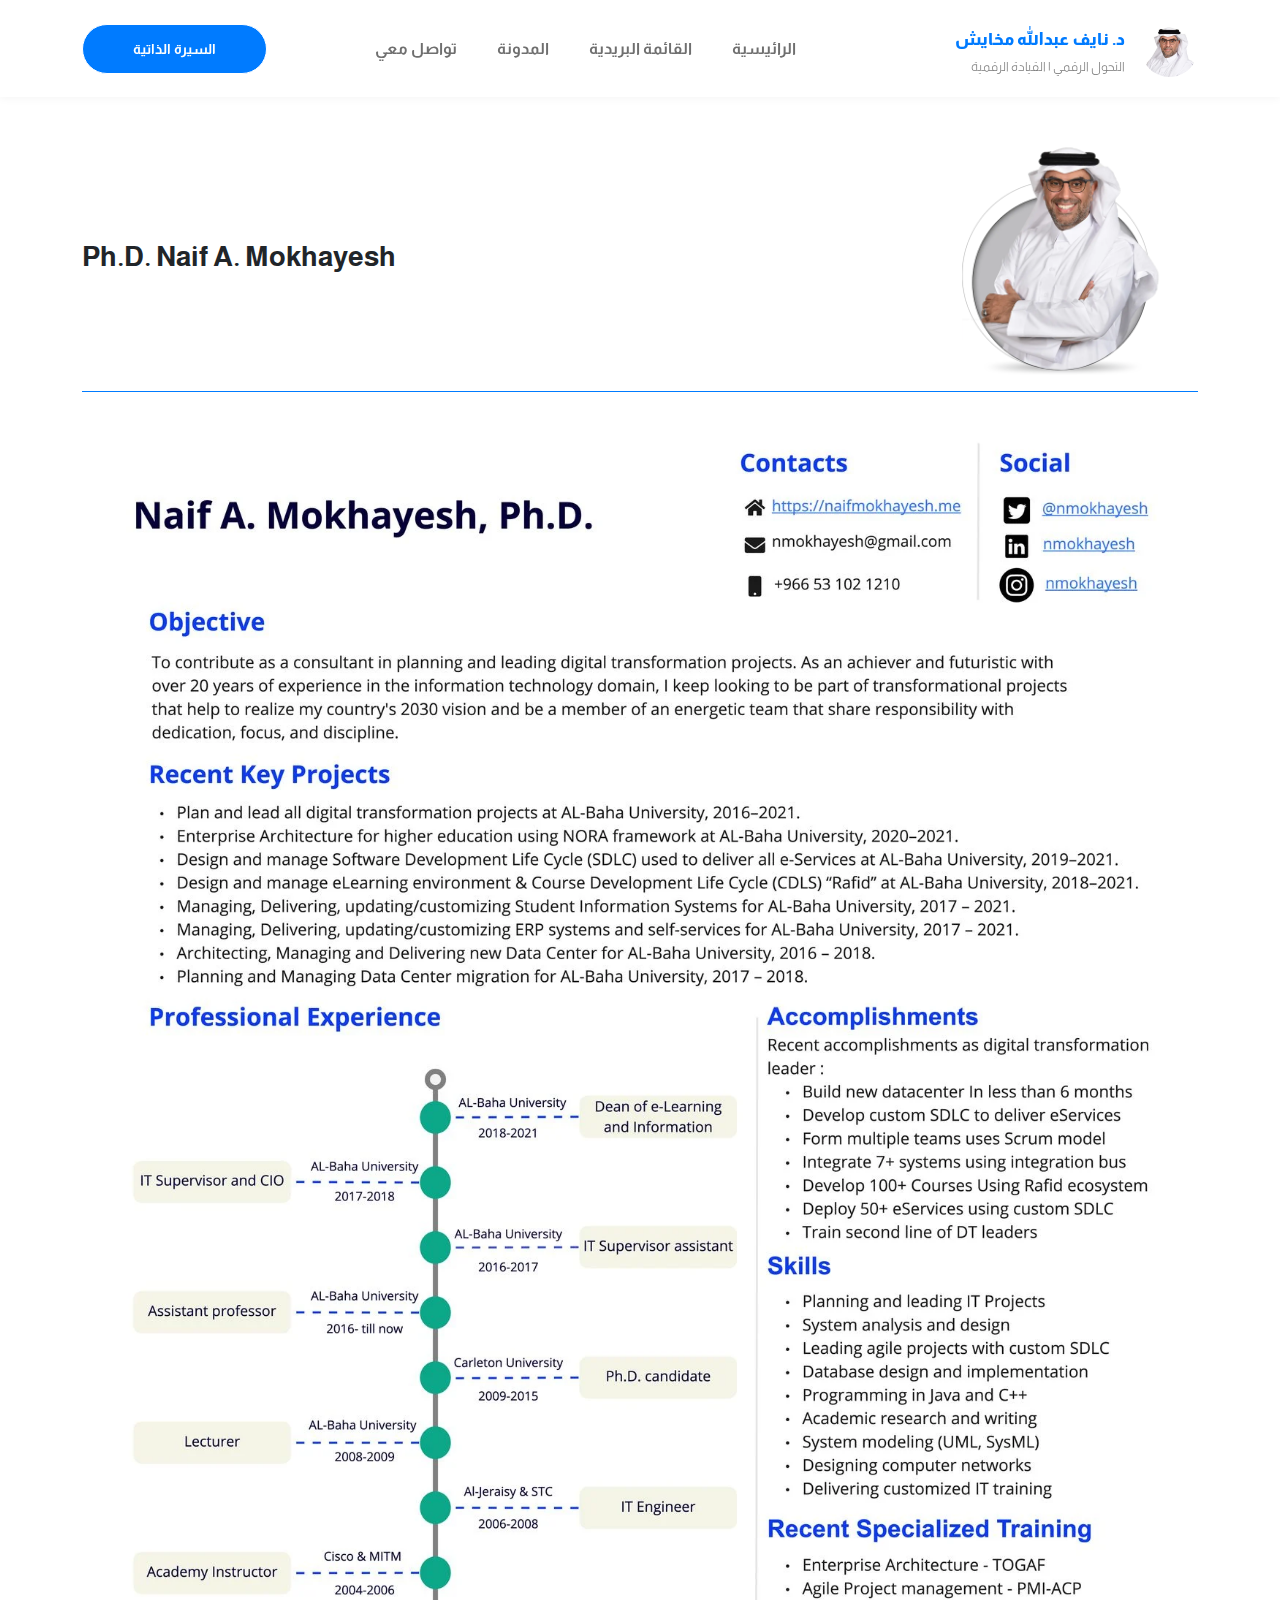
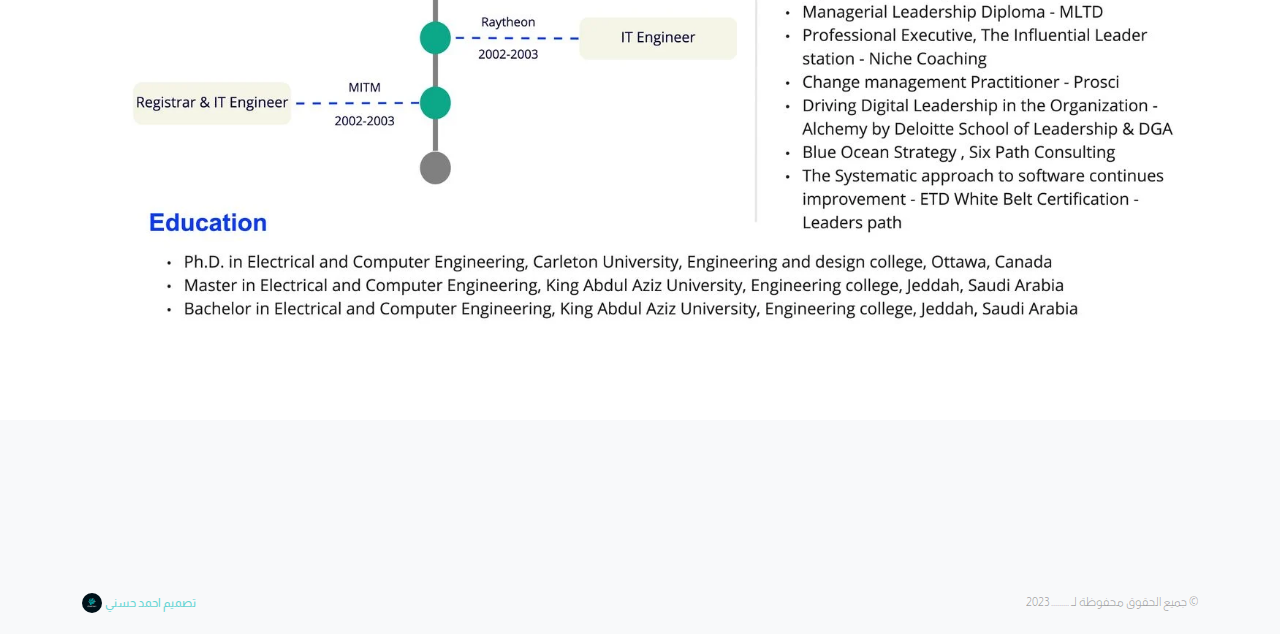
<file: cv-page.html>
<!DOCTYPE html>
<html lang="ar" dir="rtl">
<head>
    <meta charset="UTF-8">
    <meta http-equiv="X-UA-Compatible" content="IE=edge">
    <meta name="viewport" content="width=device-width, initial-scale=1.0">
    <title>Bondi</title>
    <!-- Bootstrap -->
    <link rel="stylesheet" href="css/bootstrap.min.css">
    <!-- fontawesome -->
    <link rel="stylesheet" href="css/all.min.css">
    <link href='https://unpkg.com/boxicons@2.1.4/css/boxicons.min.css' rel='stylesheet'>

    <!-- Main File -->
    <link rel="stylesheet" href="css/bondi.css">
    <!-- Google Font -->
    <link rel="preconnect" href="https://fonts.googleapis.com">
    <link rel="preconnect" href="https://fonts.gstatic.com" crossorigin>
    <link href="https://fonts.googleapis.com/css2?family=Almarai:wght@300;400;700;800&display=swap" rel="stylesheet">
</head>
<body>
    <header class="header-mobile border-shadow-style">
        <div class="container">
            <div class="logo-contant">
                <div class="img-logo-box" >
                    <img src="image/dr-logo-img.jpg" alt="" >
                </div>
                <div class="logo-text">
                    <h2>د. نايف عبدالله مخايش</h2>
                    <p>التحول الرقمي | القيادة الرقمية | التقنية</p>
                </div>
            </div>
            <div class="header-contant">
                <ul class="navlist">
                    <li><a href="index.html" style="--i:1">الرائيسية</a></li>
                    <li><a href="#about" style="--i:2">القائمة البريدية</a></li>
                    <li><a href="blog.html" style="--i:3">المدونة</a></li>
                    <li><a href="#skills" style="--i:4">تواصل معي</a></li>
                </ul>
                <div class="btn-nav">
                    <div id="menu-icon" class="bx bx-menu"></div>
                </div>
                <div class="cv-btn">
                    <a class="cus-btn" href="">السيرة الذاتية</a>
                </div>
            </div>
        </div>
    </header>

    <header class="header-web border-shadow-style">
        <div class="container">
            <div class="header-contant">
                <div class="logo-contant">
                    <div class="img-logo-box" >
                        <img src="image/dr-logo-img.jpg" alt="" >
                    </div>
                    <div class="logo-text">
                        <h2>د. نايف عبدالله مخايش</h2>
                        <p>التحول الرقمي | القيادة الرقمية</p>
                    </div>
                </div>
                <ul class="navlist">
                    <li id="home-link" ><a href="index.html" >الرائيسية</a></li>
                    <li id="about-link"><a href="#about" >القائمة البريدية</a></li>
                    <li id="blog-link" ><a href="blog.html" >المدونة</a></li>
                    <li id="contact-link"><a href="#skills" >تواصل معي</a></li>
                </ul>
                <div class="btn-nav">
                    <div id="menu-icon" class="bx bx-menu"></div>
                </div>
                <div class="cv-btn">
                    <a href="" class="cus-btn">السيرة الذاتية</a>
                </div>
            </div>
            
        </div>
    </header>
    <section id="cv-section" class="cvsection">
        <div class="container">
            <div class="row align-items-center">
                <div class="col-xs-12 col-md-3">
                    <div class="cv-image-box scroll-right">
                        <img src="image/dr-img.webp" alt="">
                    </div>
                </div>
                <div class="col-xs-12 col-md-9">
                    <div class="cv-head-text scroll-left">
                        <h3>Ph.D. Naif A. Mokhayesh</h3>
                    </div>
                </div>
                <div class="col-12">
                    <div class="image-cv-box scroll-scale">
                        <img src="image/AiUfydH2v.webp" alt="">
                    </div>
                </div>
            </div>
        </div>
    </section>
    <footer id="footer" class="footer">
        <div class="container">
            <div class="row">
                <div class="col-xs-12 col-md-7">
                    <div class="footer-text scroll-left">
                        <span><i aria-hidden="true" class="far fa-newspaper"></i></span>
                        <h2>ابق على اطلاع من خلال الاشتراك في نشرتنا البريدية</h2>
                    </div>
                </div>
                <div class="col-xs-12 col-md-5">
                    <div class="form-fields scroll-right">
                        <input type="text" placeholder="البريد الالكتروني">
                        <button class="cus-btn">اشتراك</button>
                    </div>
                </div>
                <div class="col-12">
                    <div class="social-icon-footer scroll-scale">
                        <a href="">
                            <span><i class="fab fa-youtube"></i></span>
                        </a>
                        <a href="">
                            <span><i class="fab fa-instagram"></i></span>
                        </a>
                        <a href="">
                            <span><i class="fab fa-linkedin"></i></span>
                        </a>
                        <a href="">
                            <span><i class="fab fa-twitter"></i></span>
                        </a>
                    </div>
                </div>
                <div class="col-12">
                    <div class="copy-right-contant d-flex align-items-center justify-content-between">
                        <span class="copy-right">© جميع الحقوق محفوظة لـ ......... 2023</span>
                        <a href="https://ahmed-hosn.github.io/" class="designer-logo">
                            <span>تصميم احمد حسني</span>
                            <img src="image/my-logo.png" alt="lofo-img">
                        </a>
                    </div>
                </div>
            </div>
        </div>
    </footer>

    <script src="js/bootstrap.bundle.min.js"></script>
    <script src="js/all.min.js"></script>
    <script src="./js/mixitup.min.js"></script>
    <script src="js/animationxx.js"></script>
</body>
</html>
</file>
<file: css/bondi.css>
/* Start Glopal */
:root {
    --global-color: #007BFF;
    --nav-text-color: #6F6F6F;
    --text-color: #7A7A7A;
    --text-second-color: #54595F;
}
body {
    font-family: 'Almarai', sans-serif;
}
img {
    max-width: 100%;
}
ul {
    list-style: none;
}
a {
    text-decoration: none;
}
.cus-btn {
    font-weight: 700;
    color: #FFFFFF;
    border-style: solid;
    border-width: 1px 1px 1px 1px;
    border-radius: 4px;
    border-color: var(--global-color);
    background-color: var(--global-color);
    padding: 20px 40px 20px 40px;
    display: inline-block;
    line-height: 1;
    font-size: 15px;
    -webkit-border-radius: 4px;
    -moz-border-radius: 4px;
    -ms-border-radius: 4px;
    -o-border-radius: 4px;
    transition: .5s;
    -webkit-transition: .5s;
    -moz-transition: .5s;
    -ms-transition: .5s;
    -o-transition: .5s;
    text-align: center;
}
.cus-btn:hover {
    color: #000000 !important;
    background-color: #FFFFFF;
    border-color: var(--global-color);
}
.border-shadow-style {
    border-style: none;
    box-shadow: 0px 0px 10px 0px rgba(0, 0, 0, 0.06);
    transition:  0.3s, border 0.3s, border-radius 0.3s, box-shadow 0.3s;
    margin-top: 0px;
    margin-bottom: -80px;
    /* padding: 0% 5% 0% 5%; */
    z-index: 9995;
    -webkit-transition:  0.3s, border 0.3s, border-radius 0.3s, box-shadow 0.3s;
    -moz-transition:  0.3s, border 0.3s, border-radius 0.3s, box-shadow 0.3s;
    -ms-transition:  0.3s, border 0.3s, border-radius 0.3s, box-shadow 0.3s;
    -o-transition:  0.3s, border 0.3s, border-radius 0.3s, box-shadow 0.3s;
}
.main-heaser {
    text-align: center;
    margin-bottom: 50px;
}
.main-heaser h2 {
    color: var(--global-color);
    font-size: 45px;
    font-weight: 600;
}
@media (max-width: 992px) {
    .main-heaser h2 {
        font-size: 35px;
    }
}
@media (max-width: 767px) {
    .main-heaser h2 {
        font-size: 30px;
    }
}
.header-white-bg {
    background-color: white  !important;
}
/* End Glopal */


/* Start Header ********************************************************/
header {
    position: fixed;
    top: 0;
    left: 0;
    z-index: 555;
    border-bottom: 1px solid transparent;
    width: 100%;
    color: var(--text-color);
    background-color: rgba(255, 255, 255, 0) !important;
}
@media (max-width: 767px) {
    .header-web {
        display: none;
    }
}

header .header-contant {
    display: flex;
    align-items: center;
    justify-content: space-between;
    padding: 20px 0;
    flex-wrap: nowrap;
}
header .logo-contant {
    display: flex;
    align-items: center;
    justify-content: flex-start; /* Push the logo to the right */
    flex: 1; 

}
header .logo-contant .img-logo-box {
    width: 20%;
}
header .logo-contant .img-logo-box img {
    border-radius: 50%;
    -webkit-border-radius: 50%;
    -moz-border-radius: 50%;
    -ms-border-radius: 50%;
    -o-border-radius: 50%;
    margin-left: 20px;
}
header .logo-text {
    margin-right: 16px;
}
header .logo-text h2 {
    color: var(--global-color);
    font-size: 17px;
    font-weight: 900;
    line-height: 1.2;
    margin-bottom: 16px;
}
header .logo-text p {
    font-size: 12.5px;
    font-weight: 300;
    line-height: 0px;
    margin-bottom: 0;
}
.navlist {
    display: flex;
    justify-content: center; /* Center the navigation */
    margin: 0;
    flex: 2; /* Allow it to take up remaining space */
}
.navlist a {
    display: inline-block;
    color: var(--nav-text-color);
    font-weight: 700;
    padding: 10px 20px;
    animation: sliderAnimation 1s ease forwards;
    -webkit-animation: sliderAnimation 1s ease forwards;
    animation-duration: calc(.3s * var(--i));
    white-space: nowrap;
    /* opacity: 0; */
}
.navlist a:hover {
    color: var(--global-color);
   /*  text-shadow: 0 0 10px rgba(18,247,255,0.6),
    0 0 20px rgba(18,247,255,0.6),
    0 0 30px rgba(18,247,255,0.6),
    0 0 40px rgba(18,247,255,0.6),
    0 0 70px rgba(18,247,255,0.6),
    0 0 80px rgba(18,247,255,0.6),
    0 0 100px rgba(18,247,255,0.6),
    0 0 150px rgba(18,247,255,0.6);    */
}
/* .navlist a.active {
    color: red;
} */
.navlist li.active a {
    color: var(--global-color) !important;
}
.btn-nav {
    display: none;

}
#menu-icon {
    width: fit-content;
    font-size: 1.8rem;
    z-index: 555;
    cursor: pointer;
    margin-left: 25px;
    background: transparent;
    border-radius: 0px;
    -webkit-border-radius: 0px;
    -moz-border-radius: 0px;
    -ms-border-radius: 0px;
    -o-border-radius: 0px;
    color: var(--global-color);
    border: 1px solid var(--global-color);
    text-align: center;
    display: none;
}
header .cv-btn {
    display: flex;
    justify-content: flex-start;
    align-items: center;
}
header .cv-btn a {
    font-size: 14px;
    font-weight: 700;
    text-transform: uppercase;
    font-style: normal;
    text-decoration: none;
    line-height: 1.3em;
    fill: #FFFFFF;
    color: #FFFFFF;
    background-color: var(--global-color);
    border-style: solid;
    border-width: 1px 1px 1px 1px;
    border-color: var(--e-global-color-accent);
    border-radius: 55px 55px 55px 55px;
    padding: 15px 50px 15px 50px;
}
/* Media */
@media(max-width:992px) {
    .btn-nav {
        display: flex;
        justify-content: center;
        align-items: center;
        flex: 1;
        text-align: center;
    }
    #menu-icon {
        display: block;
        transition: all .4s ease;
        -webkit-transition: all .4s ease;
        -moz-transition: all .4s ease;
        -ms-transition: all .4s ease;
        -o-transition: all .4s ease;
        /* margin: 0; */
    }
    #menu-icon.bx-x {
        transform: rotate(-180deg);
        -webkit-transform: rotate(-180deg);
        -moz-transform: rotate(-180deg);
        -ms-transform: rotate(-180deg);
        -o-transform: rotate(-180deg);
}
    .navlist {
        display: flex;
        flex-direction: column;
        justify-content: flex-end;
        font-weight: 500;
        position: absolute;
        top: -1000px;
        left: 0;
        right: 0;
        background: #fff;
        text-align: left;
        padding: 0 5%;
        transition: all .45s ease;
        -webkit-transition: all .45s ease;
        -moz-transition: all .45s ease;
        -ms-transition: all .45s ease;
        -o-transition: all .45s ease;
    }
    .navlist li {
        text-align: start;
    }
    .navlist a {
        display: block;
        padding-bottom: 1rem;
        font-size: 1rem;
        font-weight: 500;
    }
    .navlist.open {
        top: 100%;
        /* z-index: -1; */
    }
}
/* End Header *****************************************************/
/* Start Header-Mobile *****************************************************/
.header-mobile {
    background-color: rgba(255, 255, 255, 0) ;
    display: none;
}
@media (max-width: 767px) {
    .header-mobile {
        display: block;
    }
}
.header-mobile .logo-contant {
    padding: 10px 20px 20px 20px;
}
.header-mobile .header-contant {
    padding: 20px 20px;
}
.header-mobile .btn-nav {
    justify-content: flex-start;
    flex: 0%;
}
.header-mobile .btn-nav #menu-icon {
    border: none ;
}
.header-mobile .cv-btn a {
    font-size: 13px;
    padding: 10px 25px 10px 25px;
}


/* End Header-Mobile *****************************************************/

/* Start Home *****************************************************/
#home {
    position: relative;
    padding-top: 120px;
    background-image: url(../image/home-bg.png);
    background-position: center center;
    background-repeat: no-repeat;
    background-size: cover;
}
@media (max-width: 767px) {
    #home {
        padding-top: 250px;
    }
}
.text-home-content {
    margin-bottom: 25px;
}
.text-home-content h2 {
    font-size: 45px;
    font-weight: 600;
    margin-bottom: 13px;
}
@media (max-width: 992px) {
    .text-home-content h2 {
        font-size: 30px;
    }
}
@media (max-width: 767px) {
    .text-home-content h2 {
        font-size: 28px;
    }
}
.text-home-content .contact-me-home {
    margin-top: 40px;
}
@media (max-width: 992px) {
    .text-home-content .contact-me-home {
        margin-top: 20px;
    }
}
@media (max-width: 767px) {
    .text-home-content .contact-me-home {
        display: flex;
        align-items: center;
        justify-content: space-between;
    }
}
.text-home-content .contact-me-home a {
    padding: 20px 40px 20px 40px;
}
@media (max-width: 992px) {
    .text-home-content .contact-me-home a {
        padding: 15px 20px 15px 20px;
    }
}
@media (max-width: 767px) {
    .text-home-content .contact-me-home a {
        flex: 1;
    }
}
.text-home-content .contact-me-home a:hover {
    color: #000000;
    background-color: #FFFFFF;
    border-color: var(--global-color);
}
.text-home-content .contact-me-home a.contact-me {
    margin-left: 18px;
}
#home .image-contant img {
    /* max-width: 90%; */
}
#home .footer-text-home {
    background-color: #FFFFFF;
    box-shadow: 0px 0px 10px 0px rgba(0, 0, 0, 0.12);
    border-radius: 6px 6px 6px 6px;
    transition:  0.3s, border 0.3s, border-radius 0.3s, box-shadow 0.3s;
    margin-top: -100px;
    margin-bottom: 0px;
    -webkit-transition:  0.3s, border 0.3s, border-radius 0.3s, box-shadow 0.3s;
    -moz-transition:  0.3s, border 0.3s, border-radius 0.3s, box-shadow 0.3s;
    -ms-transition:  0.3s, border 0.3s, border-radius 0.3s, box-shadow 0.3s;
    -o-transition:  0.3s, border 0.3s, border-radius 0.3s, box-shadow 0.3s;
    padding: 10px;
}
@media (max-width: 992px) {
    #home .footer-text-home {
        margin-top: -60px;
    }
}
#home .footer-text-home .current-fields {
    background-color: #F8F9FA;
    height: 80%;
    margin: 15px 15px 15px 15px;
    --e-column-margin-right: 15px;
    --e-column-margin-left: 15px;
    padding: 15px 15px 15px 15px;
    border-radius: 15px 15px 15px 15px;
}
@media (max-width: 767px) { 
    #home .footer-text-home .current-fields {
        text-align: center;
    }
}
#home .footer-text-home .current-fields h2 {
    font-size: 20px;
    font-weight: 600;
    position: relative;
    padding-bottom: 30px;
    overflow: hidden;
}
@media (max-width: 992px) {
    #home .footer-text-home .current-fields h2 {
        font-size: 18px;
    }
}
#home .footer-text-home .current-fields h2::after {
    content: "................................................";
    position: absolute;
    bottom: 0;
    left: 0%;
    right: 0;
    color: var(--text-color);
    opacity: 50%;
    width: 50%;
    
}
@media (max-width: 767px) {
    #home .footer-text-home .current-fields h2::after {
        right: 50%;
        transform: translatex(50%);
    }
    
}
#home .footer-text-home .current-fields p {
    font-size: 18px;
    font-weight: 400;
    color: var(--text-color);
}
@media (max-width: 992px) {
    #home .footer-text-home .current-fields p {
        font-size: 16px;
    }
}
#home .footer-text-home .current-roles {
    margin: 15px 15px 15px 15px;
    padding: 15px 15px 15px 15px;
}
@media (max-width: 767px) {
    #home .footer-text-home .current-roles {
        text-align: center;
    }
}
#home .footer-text-home .current-roles h1 {
    font-size: 20px;
    font-weight: 600;
    margin-bottom: 20px;
}
@media (max-width: 992px) {
    #home .footer-text-home .current-roles h1 {
        font-size: 18px;
    }
}
#home .footer-text-home .current-roles h5 {
    font-size: 20px;
    color: var(--text-color);
    margin: 8px 0 16px;
    line-height: 2rem;
    text-align: start;
}
@media (max-width: 992px) {
    #home .footer-text-home .current-roles h5 {
        font-size: 16px;
        line-height: 1.5rem;
    }
}
/* End Home *****************************************************/

/* Start Latest Articles --------------------------------------------------> */

#latest-articles {
    margin-top: 50px;
    margin-bottom: 50px;
    overflow: hidden;
}
#latest-articles .box-article {
    box-shadow: 0 0 10px 0 rgba(0,0,0,.15);
    display: flex;
    flex-direction: column;
    overflow: hidden;
    position: relative;
    background-color: #fff;
    width: 100%;
    border-radius: 3px;
    border: 0 solid #818a91;
    transition: 1s;
    -webkit-transition: 1s;
    -moz-transition: 1s;
    -ms-transition: 1s;
    -o-transition: 1s;
}
#latest-articles .box-article .image-content {
    margin-bottom: 20px;
    position: relative;
    display: block;
    width: 100%;
}
#latest-articles .box-article .image-content .img-box {
    position: relative;
    top: 0;
    left: 0;
    right: 0;
    bottom: 0;
    height: 238px;
    overflow: hidden;
}
#latest-articles .box-article .image-content .img-box::after {
    content: " ";
    display: block;
    background-image: linear-gradient(0deg,rgba(0,0,0,.35),transparent 75%);
    /* background-color: red; */
    background-repeat: no-repeat;
    height: 100%;
    width: 100%;
    position: absolute;
    bottom: 0;
    left: 0;
    opacity: 1;
    transition: all .3s ease-out;
    
}
#latest-articles .box-article .image-content .img-box img {
    /* height: auto;
    position: absolute;
    top: calc(50% + 1px);
    left: calc(50% + 1px);
    transform: scale(1.01) translate(-50%,-50%);
    -webkit-transform: scale(1.01) translate(-50%,-50%);
    -moz-transform: scale(1.01) translate(-50%,-50%);
    -ms-transform: scale(1.01) translate(-50%,-50%);
    -o-transform: scale(1.01) translate(-50%,-50%); */
}
#latest-articles .box-article .image-content .img-box img {
    width: 100%;
    height: 100%;
    object-fit: cover;
}
#latest-articles .text-box-article {
    margin-top: 0px;
    padding: 0 30px;
    margin-bottom: 0;
    width: 100%;
}
#latest-articles .text-box-article .article-title {
    margin-bottom: 10px;
    font-size: 21px;
    font-weight: 600;
}
#latest-articles .text-box-article .article-title a {
    color: var(--text-second-color);
}

#latest-articles .text-box-article .article-description {
    line-height: 1.5em;
    font-size: 14px;
    color: #777;
    font-weight: 400;
}
#latest-articles .text-box-article a.read-more-btn {
    font-size: 12px;
    margin-bottom: 20px;
    display: inline-block;
    font-weight: 500;
} 
#latest-articles .data-comment-article {
    padding: 15px 30px;
    margin-bottom: 0;
    border-top: 1px solid #eaeaea;
    line-height: 1.3em;
    font-size: 12px;
    color: #adadad;
}
#latest-articles .more-articles-btn {
    text-align: center;
    margin-top: 20px;
    overflow: hidden;
}
/* End Latest Articles --------------------------------------------------> */
/* Start Footer --------------------------------------------------> */
#footer {
    background-color: #F8F9FA;
    padding: 40px 0px 20px 0px;
    overflow: hidden;
}
#footer .footer-text {
    display: flex;
    align-items: center;
    margin-bottom: 30px;
}
#footer .footer-text span {
    font-size: 23px;
    color: #FFFFFF;
    border-color: #FFFFFF;
    fill: #FFFFFF;
    background-color: var(--global-color);
    border-radius: 50%;
    padding: .5rem;
}
#footer .footer-text h2 {
    font-size: 20px;
    font-weight: 500;
    margin-right: 20px;
    color: #000000;;
}
#footer .form-fields  {
    box-shadow: 0px 0px 10px 0px rgba(0, 0, 0, 0.06);
    position: relative;
    margin-bottom: 30px;
}
#footer .form-fields input {
    background-color: #ffffff;
    border-width: 0px 0px 0px 0px;
    border-radius: 0px 0px 0px 0px;
    font-size: 14px;
    font-weight: 300;
    color: #000000;
    min-height: 47px;
    padding: 6px 16px;
    width: 100%;
    max-width: 100%;
    /* border: 1px solid #69727d; */
    vertical-align: middle;
    flex-grow: 1;
    border-radius: 15px 0px 0px 15px;
}
#footer .form-fields button {
    position: absolute;
    left: 0;
    border-radius: 15px 0px 0px 15px;
    -webkit-border-radius: 15px 0px 0px 15px;
    -moz-border-radius: 15px 0px 0px 15px;
    -ms-border-radius: 15px 0px 0px 15px;
    -o-border-radius: 15px 0px 0px 15px;
    min-height: 47px;
    padding: 6px 40px;
}
@media (max-width: 992px) {
    #footer .form-fields button {
        padding: 6px 20px;
    }
}
@media (max-width: 767px) {
    #footer .form-fields button {
        padding: 6px 30px;
    }
}
#footer .social-icon-footer {
    text-align: center;
}
#footer .social-icon-footer a {
    display: inline-flex;
    background-color: #FFFFFF00;
    border-radius: 10%;
    font-size: 25px;
    line-height: 25px;
    width: 25px;
    height: 25px;
    align-items: center;
    justify-content: center;
    text-align: center;
    cursor: pointer;
    transition: all .3s;
    color: #69727d;
    padding: 25px;
}
#footer .social-icon-footer a:hover {
    color: var(--global-color);
}
#footer .copy-right-contant .copy-right {
    color: rgba(0,0,0,0.38);
    font-size: 12px;
    font-weight: 300;
}

@media (max-width: 767px) {
    #footer .copy-right-contant  {
        flex-direction: column;
    }
}
#footer .copy-right-contant .designer-logo span {
    color: #62d4d2;
    font-size: 12px;
}
#footer .copy-right-contant .designer-logo img {
    width: 20px;
    height: 20px;
    border-radius: 50%;
    -webkit-border-radius: 50%;
    -moz-border-radius: 50%;
    -ms-border-radius: 50%;
    -o-border-radius: 50%;
}
/* End Footer --------------------------------------------------> */

/* Start Blog Page --------------------------------------------------> */

#blog-section {
    padding: 130px 0 50px ;
}
@media (max-width: 767px) {
    #blog-section {
        padding: 250px 0 50px ;
    }
}
#blog-section .fillter-buttons {
    text-align: center;
    color: #000000;
    margin-bottom: 30px;
}
#blog-section .fillter-buttons .btn-fillter{
    margin: 0;
    cursor: pointer;
    /*padding: 8px;
    */margin-left: 1rem;
    font-weight: 700;
    background: none;
    border: none;
    outline: none;
    font-size: 16px;
    transition: .5s;
    -webkit-transition: .5s;
    -moz-transition: .5s;
    -ms-transition: .5s;
    -o-transition: .5s;
}
#blog-section .fillter-buttons .btn-fillter:hover {
    color: var(--global-color);
}
#blog-section .blog-content {
    display: grid;
    grid-template-columns: repeat(auto-fill, minmax(350px, 1fr));
    gap: 2rem;
    overflow: hidden;
}
@media (max-width: 992px) {
    #blog-section .blog-content {

        grid-template-columns: repeat(auto-fill, minmax(250px, 1fr));

    }
}
#blog-section .blog-content .box {
    position: relative;
}
#blog-section .blog-content .box .image-box {
    height: 260px;
}
#blog-section .blog-content .box .image-box img {
    width: 100%;
    height: 100%;
    object-fit: cover;
}
#blog-section .blog-content .box .item-overlay {
    opacity: 0;
    position: absolute;
    top: 0;
    left: 0;
    right: 0;
    bottom: 0;
    padding: 15px;
    transition: opacity 1s;
    display: flex;
    flex-direction: column;
    justify-content: center;
    text-align: center;
    overflow: hidden;
    background-color: #007BFFAD;
    -webkit-transition: opacity 1s;
    -moz-transition: opacity 1s;
    -ms-transition: opacity 1s;
    -o-transition: opacity 1s;
}
#blog-section .blog-content .box:hover .item-overlay {
    opacity: 1;
}
#blog-section .blog-content .box .item-overlay h3 {
    margin: 0;
    padding: 0;
    line-height: 1;
    font-size: 18px;
    color: #fff;
    line-height: 27px;
    font-weight: 600;
}

/* End Blog Page --------------------------------------------------> */


/* Start ContactMe Page --------------------------------------------------> */

#contact-me {
    padding: 140px 0 50px;
    position: relative;
    padding-top: 120px;
    background-image: url(../image/home-bg.png);
    background-position: center center;
    background-repeat: no-repeat;
    background-size: cover;
}
@media (max-width: 767px) {
    #contact-me {
        padding: 230px 0 50px;
    }
}
@media (max-width: 767px) {
    #contact-me .form-content {
        margin-bottom: 20px;
    }
}
#contact-me .form-content p {
    font-size: 22px;
    font-weight: 400;
    color: var(--text-second-color);
    margin-bottom: 50px;
}
@media (max-width: 992px) {
    #contact-me .form-content p {
        font-size: 18px;
    }
}
#contact-me .form-content h2 {
    font-size: 35px;
    font-weight: 600;
    color: #000000;
    margin-bottom: 20px;
}
@media (max-width: 992px) {
    #contact-me .form-content h2 {
        font-size: 30px;
    }
}
#contact-me .form-box label {
    padding-bottom: 15px;
    font-size: 22px;
    font-weight: 700;
    color: #000000;
}
@media (max-width: 992px) {
    #contact-me .form-box label {
        font-size: 18px;
    }
}
#contact-me .form-box label + input {
    border-radius: 3px;
    padding: 0.5rem 1rem;
    transition: all .3s;
    line-height: 1.4;
    min-height: 40px;
    vertical-align: middle;
    flex-grow: 1;
    width: 100%;
    flex-basis: 100%;
    max-width: 100%;
    font-size: 18px;
    font-weight: 700;
    color: #000000;
    margin-bottom: 10px;
    background-color: #F2F2F2;
    border: 1px solid #69727d;
}
#contact-me .form-box .chick-box span {
    margin: 0 8px;
}
#contact-me .form-box .chick-box input + label {
    font-size: 16px;
}
#contact-me .form-box textarea {
    background-color: #F2F2F2;
    font-size: 18px;
    font-weight: 700;
    color: #000000;
    height: 100px;
    padding: 5px 14px;
    border-radius: 3px;
    -webkit-border-radius: 3px;
    -moz-border-radius: 3px;
    -ms-border-radius: 3px;
    -o-border-radius: 3px;
}
#contact-me .form-box button {
    margin-top: 20px;
    font-size: 20px;
    font-weight: 700;
    padding: 12px 24px;
    border-radius: 20px;
    -webkit-border-radius: 20px;
    -moz-border-radius: 20px;
    -ms-border-radius: 20px;
    -o-border-radius: 20px;
}
#contact-me .form-box form {
    display: flex;
    flex-direction: column;
}
/* End ContactMe Page --------------------------------------------------> */

/* Start Cv-Page Page --------------------------------------------------> */

#cv-section {
    padding: 130px 0 50px;
    overflow: hidden;
}
@media (max-width: 767px) {
    #cv-section  {
        padding: 250px 0 50px;
    }
}
#cv-section .cv-head-text {
    text-align: end;
}
@media (max-width: 767px) {
    #cv-section .cv-head-text {
        text-align: center;
        margin-bottom: 15px;
    }
}
#cv-section .cv-head-text h3 {
    font-size: 1.75rem;
    font-weight: 600;
}
#cv-section .image-cv-box {
    border-top: 1px solid var(--global-color);
}
/* End Cv-Page Page --------------------------------------------------> */







/* Start Animation */
/* Change Words */
.change-text {
    font-size: 1.5rem;
    font-weight: 600;
}
.change-text h3 {
    display: inline-flex;
    margin: 0;
    vertical-align: top;
    color: var(--text-color);
    font-size: 30px;
}
.change-text h3:nth-child(2) {
    color: var(--global-color);
}
@media (max-width: 992px) {
    .change-text h3 {
        font-size: 20px;
    }
}
@media (max-width: 767px) {
    .change-text h3 {
        font-size: 20px;
    }
}
.word {
    position: absolute;
    display: flex;
    opacity: 0;
    color: var(--hover-color);
}
.word .letter {
    transform-origin: center center 25px;
}
.word .letter.out {
    transform: rotateX(90deg);
    -webkit-transform: rotateX(90deg);
    -moz-transform: rotateX(90deg);
    -ms-transform: rotateX(90deg);
    -o-transform: rotateX(90deg);
    transition: 0.32s cubic-bezier(0.6,0,0.7,0.2);
    -webkit-transition: 0.32s cubic-bezier(0.6,0,0.7,0.2);
    -moz-transition: 0.32s cubic-bezier(0.6,0,0.7,0.2);
    -ms-transition: 0.32s cubic-bezier(0.6,0,0.7,0.2);
    -o-transition: 0.32s cubic-bezier(0.6,0,0.7,0.2);
}
.word .letter.in {
    transition: 0.38s ease;
    -webkit-transition: 0.38s ease;
    -moz-transition: 0.38s ease;
    -ms-transition: 0.38s ease;
    -o-transition: 0.38s ease;
}
.word .letter.behind {
    transform: rotateX(-90deg);
    -webkit-transform: rotateX(-90deg);
    -moz-transform: rotateX(-90deg);
    -ms-transform: rotateX(-90deg);
    -o-transform: rotateX(-90deg);
}




/* Parallax *********************************************************/

/* Animation Start ***********************************************************/
.scroll-scale {
    opacity: 0;
    transform: scale(.9);
    -webkit-transform: scale(.9);
    -moz-transform: scale(.9);
    -ms-transform: scale(.9);
    -o-transform: scale(.9);
    transition: all 2s;
    -webkit-transition: all 2s;
    -moz-transition: all 2s;
    -ms-transition: all 2s;
    -o-transition: all 2s;
}
.scroll-bottom {
    opacity: 0;
    transform: translateY(300px);
    -webkit-transform: translateY(300px);
    -moz-transform: translateY(300px);
    -ms-transform: translateY(300px);
    -o-transform: translateY(300px);
    transition: 3s;
    -webkit-transition: 3s;
    -moz-transition: 3s;
    -ms-transition: 3s;
    -o-transition: 3s;
}
.scroll-top {
    opacity: 0;
    transform: translateY(-300px);
    -webkit-transform: translateY(-300px);
    -moz-transform: translateY(-300px);
    -ms-transform: translateY(-300px);
    -o-transform: translateY(-300px);
    transition: 3s;
    -webkit-transition: 3s;
    -moz-transition: 3s;
    -ms-transition: 3s;
    -o-transition: 3s;
}
.scroll-left {
    opacity: 0;
    transform: translatex(-300px);
    -webkit-transform: translatex(-300px);
    -moz-transform: translatex(-300px);
    -ms-transform: translatex(-300px);
    -o-transform: translatex(-300px);
    transition: 3s;
    -webkit-transition: 3s;
    -moz-transition: 3s;
    -ms-transition: 3s;
    -o-transition: 3s;
}
.scroll-right {
    opacity: 0;
    transform: translatex(300px);
    -webkit-transform: translatex(300px);
    -moz-transform: translatex(300px);
    -ms-transform: translatex(300px);
    -o-transform: translatex(300px);
    transition: 3s;
    -webkit-transition: 3s;
    -moz-transition: 3s;
    -ms-transition: 3s;
    -o-transition: 3s;
}
.show-items {
    opacity: 1;
    transform: translateX(0);
    -webkit-transform: translateX(0);
    -moz-transform: translateX(0);
    -ms-transform: translateX(0);
    -o-transform: translateX(0);
}
  /* Animation End ***********************************************************/
  

/* End Animation */
</file>
